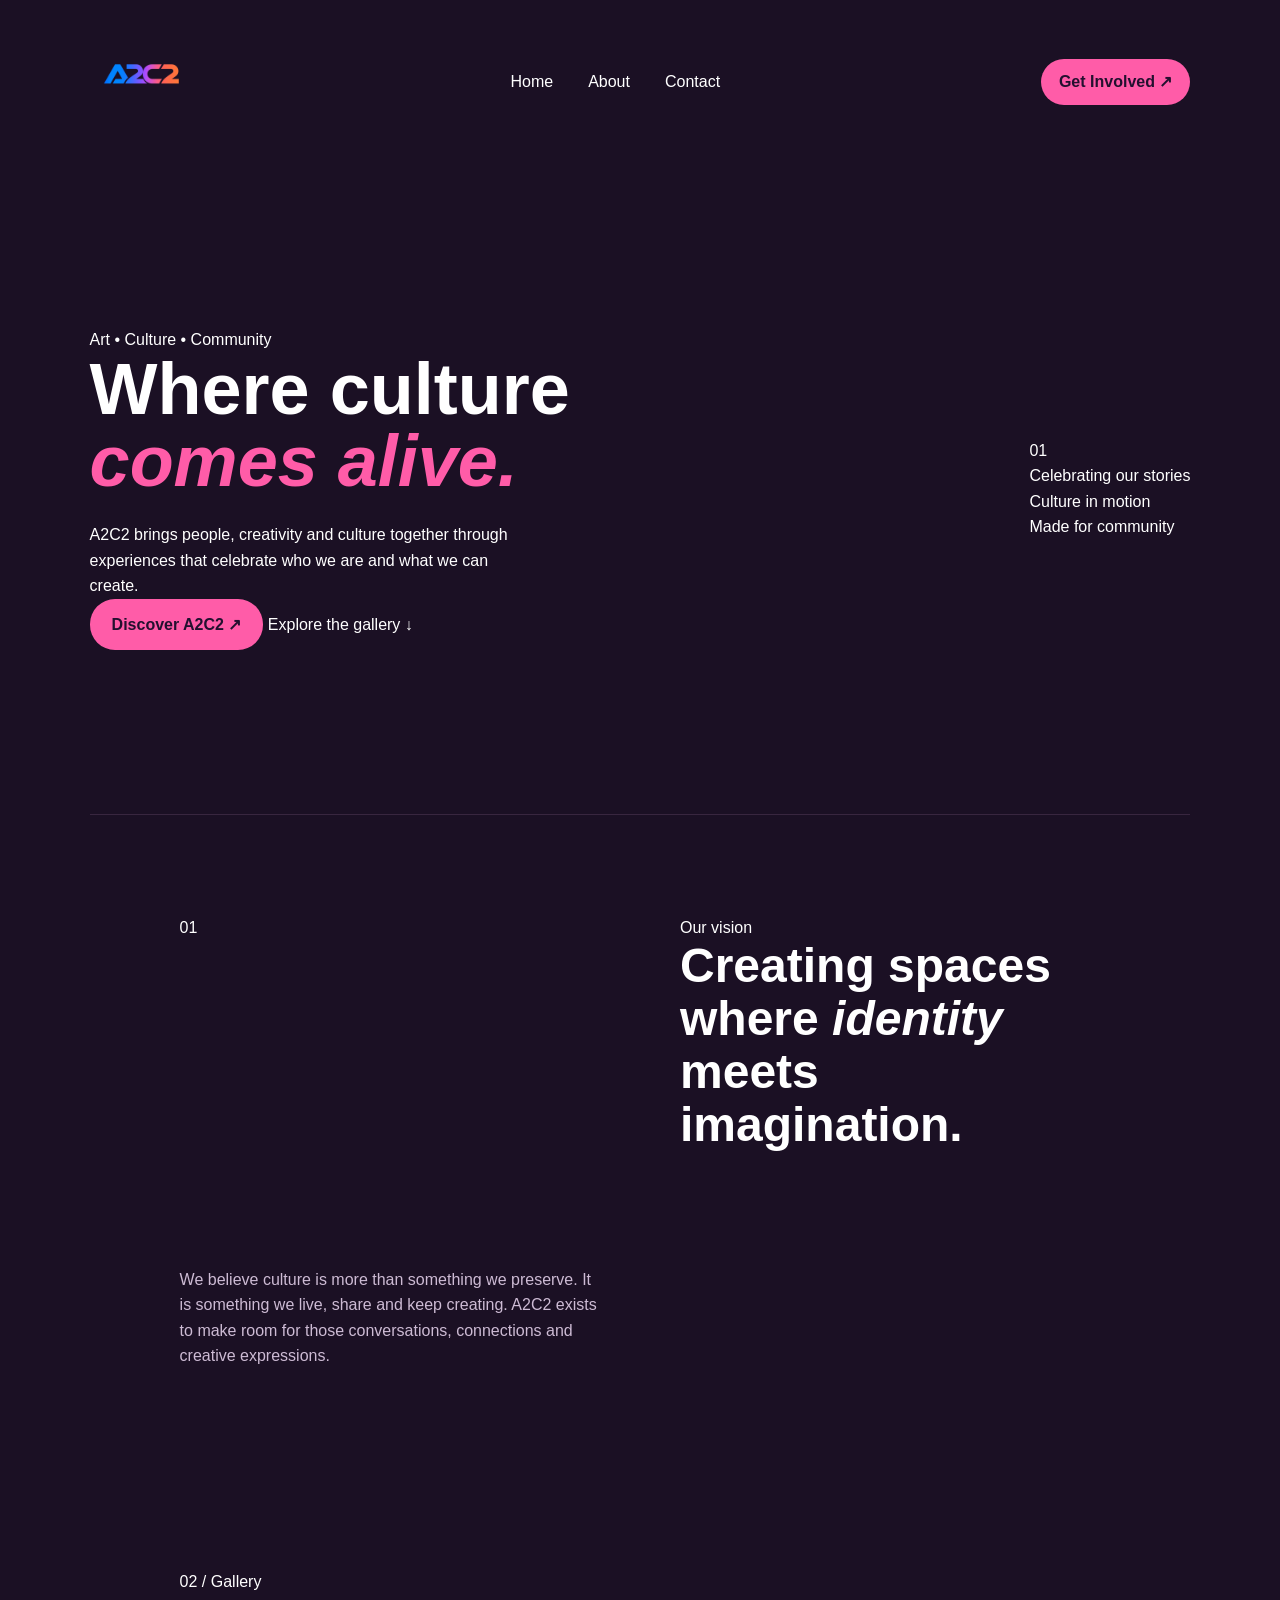
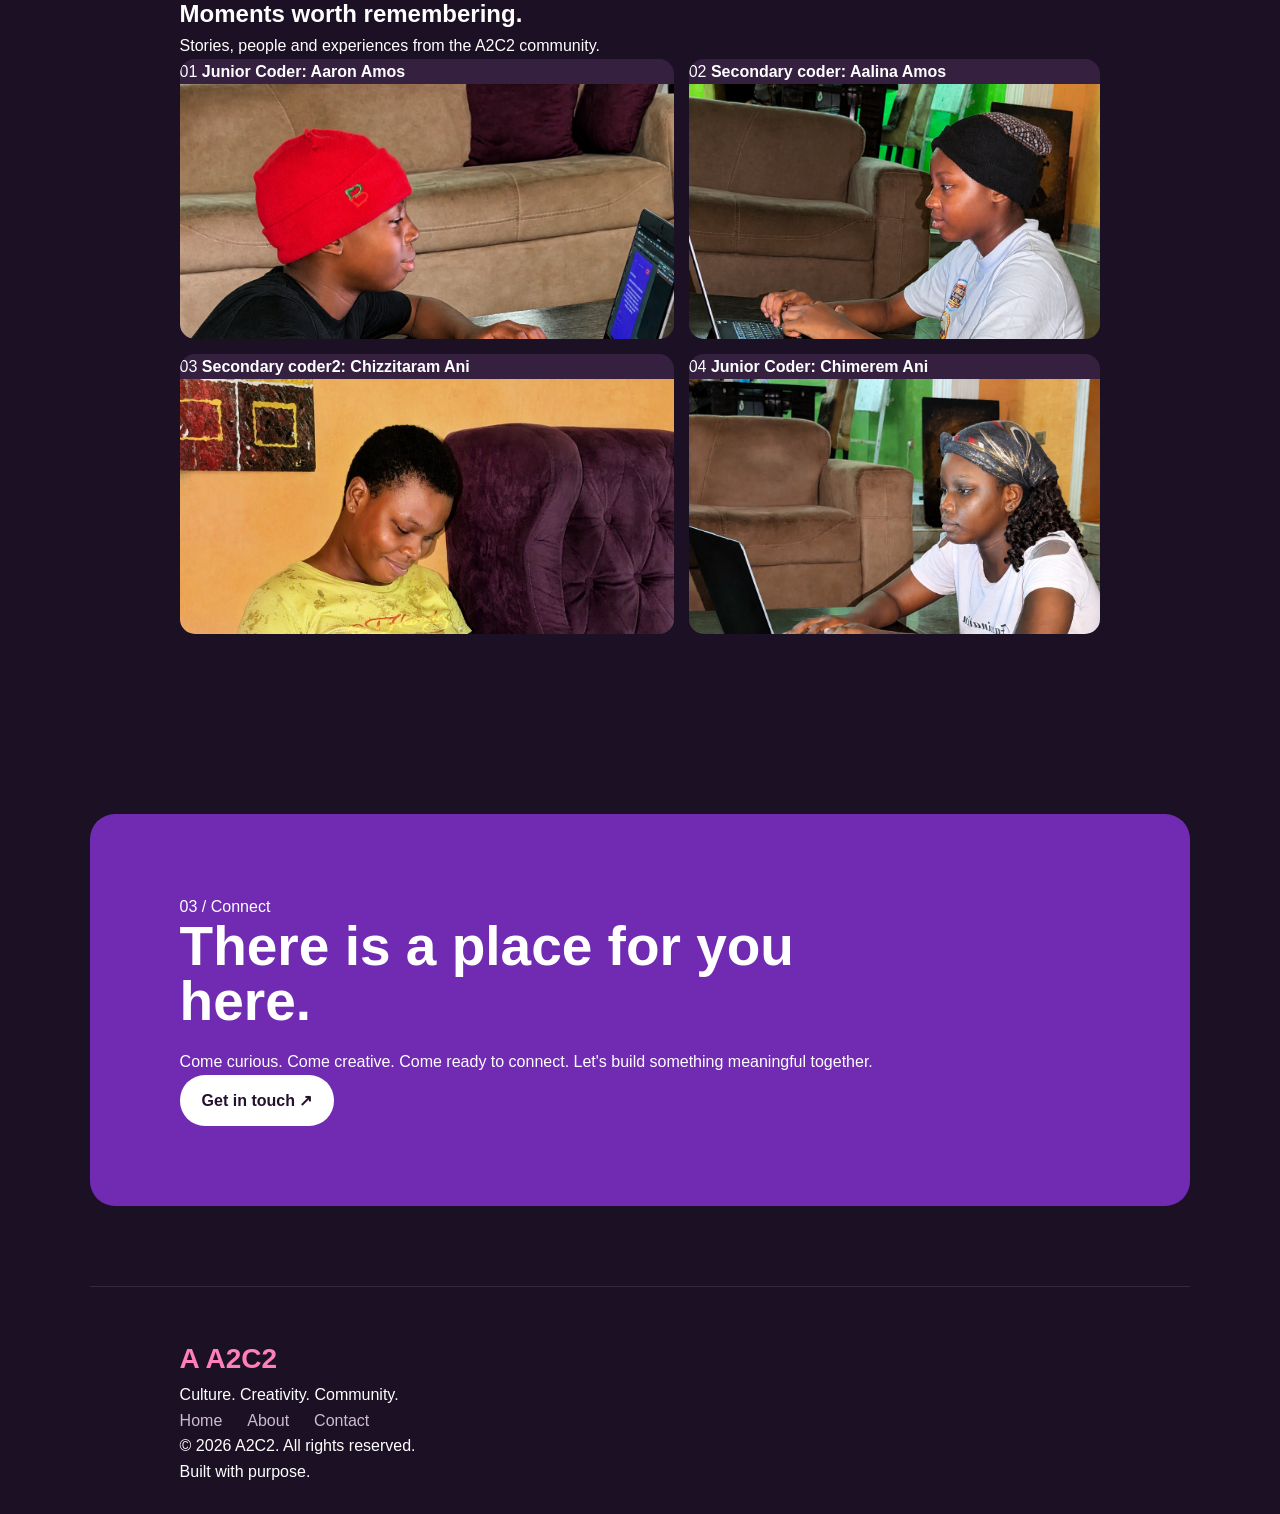
<file: index.html>
<!DOCTYPE html>
<html lang="en">
<head>
  <meta charset="UTF-8">
  <meta name="viewport" content="width=device-width, initial-scale=1.0">
  <title>A2C2 | Home</title>
  <link rel="stylesheet" href="/css/style.css">
</head>

<body>

  <header class="site-header">
    <nav class="navbar">
      <a href="index.html" class="logo">
        <img src="/img/a2c2-logo.png" alt="a2c2" height="100" width="100" class="">
      </a>

      <div class="nav-links">
        <a href="index.html" class="active">Home</a>
        <a href="about.html">About</a>
        <a href="contacts.html">Contact</a>
      </div>

      <a href="contacts.html" class="nav-button">
        Get Involved <span>↗</span>
      </a>
    </nav>
  </header>

  <main>

    <section class="hero">
      <div class="hero-copy">
        <span class="tag">Art • Culture • Community</span>

        <h1>
          Where culture
          <span>comes alive.</span>
        </h1>

        <p class="hero-text">
          A2C2 brings people, creativity and culture together through
          experiences that celebrate who we are and what we can create.
        </p>

        <div class="hero-actions">
          <a href="about.html" class="primary-button">
            Discover A2C2 <span>↗</span>
          </a>

          <a href="#gallery" class="text-button">
            Explore the gallery <span>↓</span>
          </a>
        </div>
      </div>

      <div class="hero-visual">
        <div class="hero-orb orb-one"></div>
        <div class="hero-orb orb-two"></div>

        <div class="hero-card hero-card-main">
          <div class="card-image image-one"></div>

          <div class="card-caption">
            <span>01</span>
            <p>Celebrating our stories</p>
          </div>
        </div>

        <div class="hero-card hero-card-small">
          <div class="card-image image-two"></div>
          <span>Culture in motion</span>
        </div>

        <div class="floating-label">
          <span class="label-dot"></span>
          <span>Made for community</span>
        </div>
      </div>
    </section>

    <section class="intro">
      <div class="intro-number">01</div>

      <div class="intro-content">
        <span class="section-label">Our vision</span>

        <h2>
          Creating spaces where
          <em>identity</em> meets imagination.
        </h2>
      </div>

      <p>
        We believe culture is more than something we preserve.
        It is something we live, share and keep creating. A2C2 exists
        to make room for those conversations, connections and creative
        expressions.
      </p>
    </section>

    <section class="gallery-section" id="gallery">

      <div class="section-top">
        <div>
          <span class="section-label">02 / Gallery</span>

          <h2>
            Moments worth remembering.
          </h2>
        </div>

        <p>
          Stories, people and experiences from the A2C2 community.
        </p>
      </div>

      <div class="gallery">

        <div class="gallery-item gallery-large">
          <div class="gallery-image gallery-image-one"></div>

          <div class="gallery-overlay">
            <span>01</span>
            <strong>Junior Coder: Aaron Amos</strong>
            <img src="/img/aaro.png" alt="Aaro" class="gallery-portrait">
          </div>
        </div>

        <div class="gallery-item">
          <div class="gallery-image gallery-image-two"></div>

          <div class="gallery-overlay">
            <span>02</span>
            <strong>Secondary coder: Aalina Amos</strong>
            <img src="/img/alie.png" alt="Alie" class="gallery-portrait">
          </div>
        </div>

        <div class="gallery-item">
          <div class="gallery-image gallery-image-three"></div>

          <div class="gallery-overlay">
            <span>03</span>
            <strong>Secondary coder2: Chizzitaram Ani</strong>
            <img src="/img/cheeze.png" alt="Cheeze" class="gallery-portrait">
          </div>
        </div>

        <div class="gallery-item gallery-wide">
          <div class="gallery-image gallery-image-four"></div>

          <div class="gallery-overlay">
            <span>04</span>
            <strong>Junior Coder: Chimerem Ani</strong>
            <img src="/img/chime.png" alt="Chime" class="gallery-portrait">
          </div>
        </div>

      </div>
    </section>

    <section class="cta">
      <div class="cta-glow"></div>

      <div class="cta-content">
        <span class="section-label">03 / Connect</span>

        <h2>
          There is a place for you here.
        </h2>

        <p>
          Come curious. Come creative. Come ready to connect.
          Let's build something meaningful together.
        </p>

        <a href="contacts.html" class="primary-button light-button">
          Get in touch <span>↗</span>
        </a>
      </div>
    </section>

  </main>

  <footer class="footer">

    <div class="footer-main">

      <a href="index.html" class="logo">
        <span class="logo-mark">A</span>
        <span>A2C2</span>
      </a>

      <p>
        Culture. Creativity. Community.
      </p>

      <div class="footer-links">
        <a href="index.html">Home</a>
        <a href="about.html">About</a>
        <a href="contacts.html">Contact</a>
      </div>

    </div>

    <div class="footer-bottom">
      <p>© 2026 A2C2. All rights reserved.</p>
      <p>Built with purpose.</p>
    </div>

  </footer>

</body>
</html>
</file>
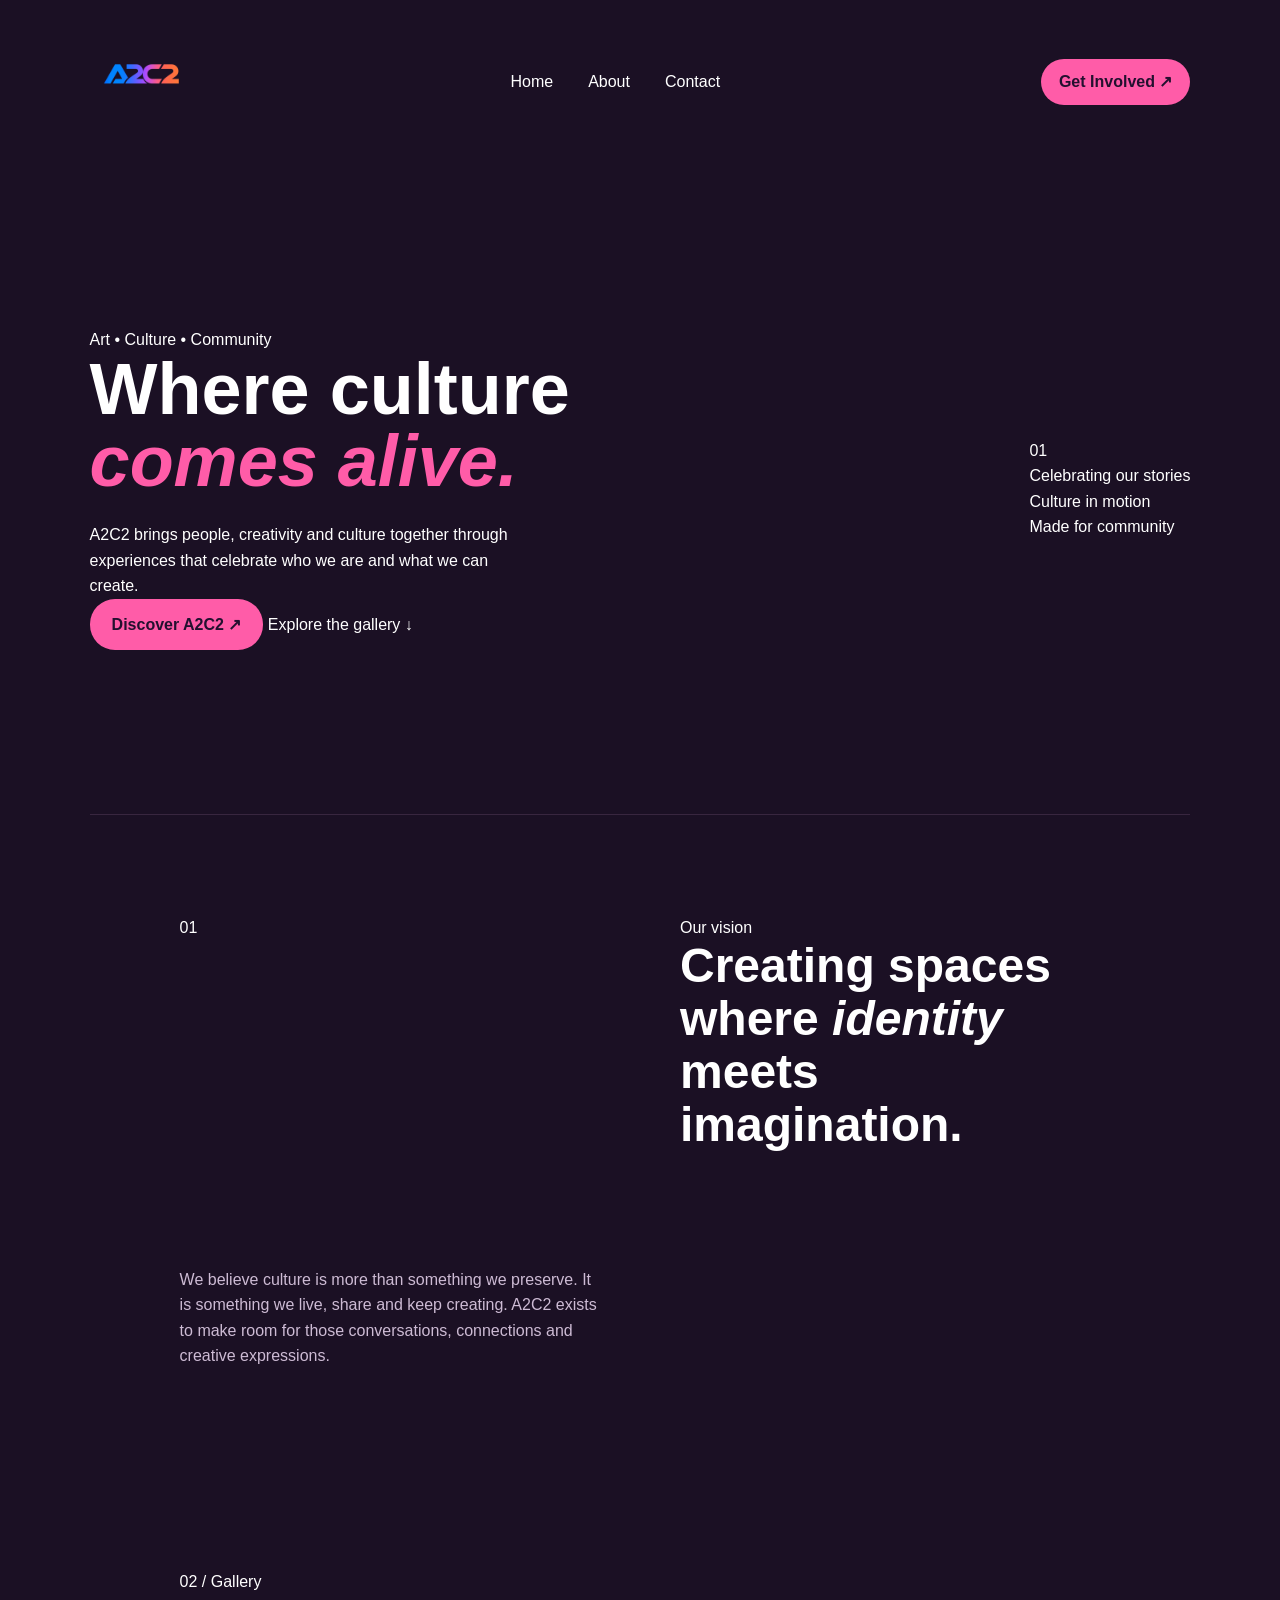
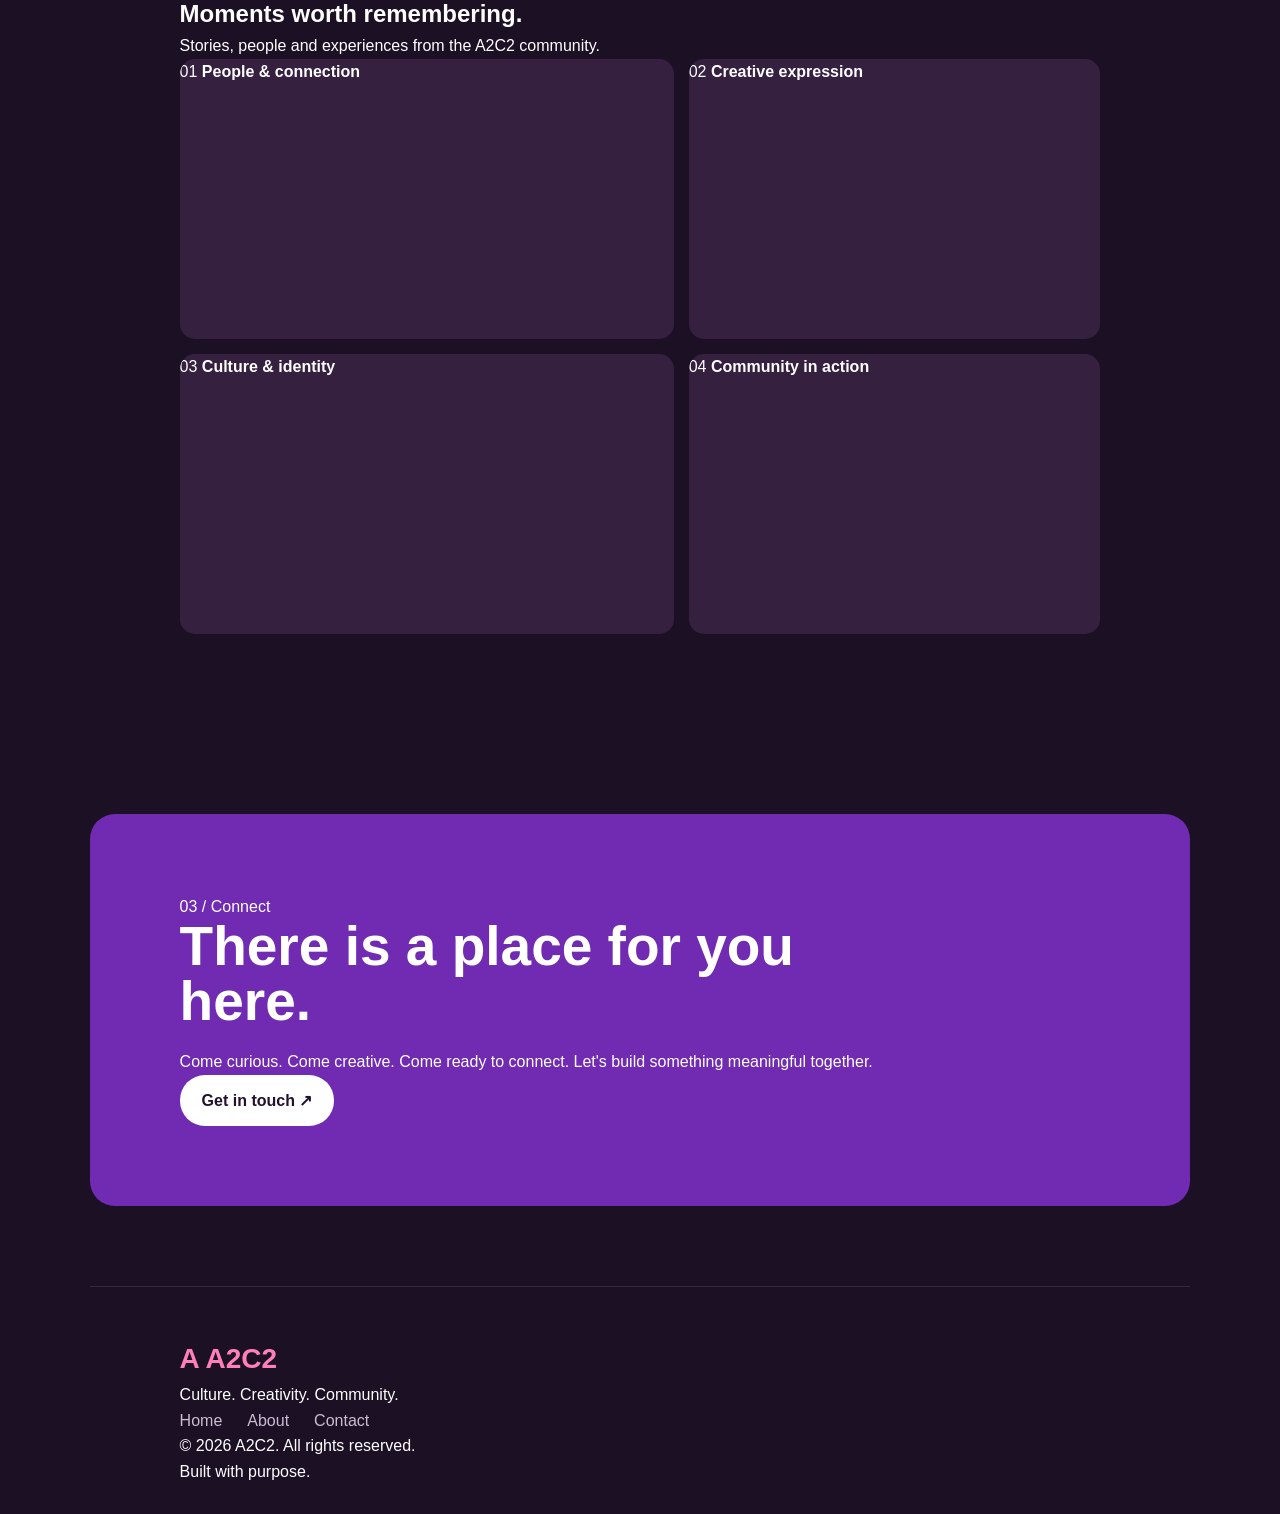
<file: img/index.html>
<!DOCTYPE html>
<html lang="en">
<head>
  <meta charset="UTF-8">
  <meta name="viewport" content="width=device-width, initial-scale=1.0">
  <title>A2C2 | Home</title>
  <link rel="stylesheet" href="/css/style.css">
</head>

<body>

  <header class="site-header">
    <nav class="navbar">
      <a href="index.html" class="logo">
        <img src="/img/a2c2-logo.png" alt="a2c2" height="100" width="100" class="">
      </a>

      <div class="nav-links">
        <a href="index.html" class="active">Home</a>
        <a href="about.html">About</a>
        <a href="contacts.html">Contact</a>
      </div>

      <a href="contacts.html" class="nav-button">
        Get Involved <span>↗</span>
      </a>
    </nav>
  </header>

  <main>

    <section class="hero">
      <div class="hero-copy">
        <span class="tag">Art • Culture • Community</span>

        <h1>
          Where culture
          <span>comes alive.</span>
        </h1>

        <p class="hero-text">
          A2C2 brings people, creativity and culture together through
          experiences that celebrate who we are and what we can create.
        </p>

        <div class="hero-actions">
          <a href="about.html" class="primary-button">
            Discover A2C2 <span>↗</span>
          </a>

          <a href="#gallery" class="text-button">
            Explore the gallery <span>↓</span>
          </a>
        </div>
      </div>

      <div class="hero-visual">
        <div class="hero-orb orb-one"></div>
        <div class="hero-orb orb-two"></div>

        <div class="hero-card hero-card-main">
          <div class="card-image image-one"></div>

          <div class="card-caption">
            <span>01</span>
            <p>Celebrating our stories</p>
          </div>
        </div>

        <div class="hero-card hero-card-small">
          <div class="card-image image-two"></div>
          <span>Culture in motion</span>
        </div>

        <div class="floating-label">
          <span class="label-dot"></span>
          <span>Made for community</span>
        </div>
      </div>
    </section>

    <section class="intro">
      <div class="intro-number">01</div>

      <div class="intro-content">
        <span class="section-label">Our vision</span>

        <h2>
          Creating spaces where
          <em>identity</em> meets imagination.
        </h2>
      </div>

      <p>
        We believe culture is more than something we preserve.
        It is something we live, share and keep creating. A2C2 exists
        to make room for those conversations, connections and creative
        expressions.
      </p>
    </section>

    <section class="gallery-section" id="gallery">

      <div class="section-top">
        <div>
          <span class="section-label">02 / Gallery</span>

          <h2>
            Moments worth remembering.
          </h2>
        </div>

        <p>
          Stories, people and experiences from the A2C2 community.
        </p>
      </div>

      <div class="gallery">

        <div class="gallery-item gallery-large">
          <div class="gallery-image gallery-image-one"></div>

          <div class="gallery-overlay">
            <span>01</span>
            <strong>People & connection</strong>
          </div>
        </div>

        <div class="gallery-item">
          <div class="gallery-image gallery-image-two"></div>

          <div class="gallery-overlay">
            <span>02</span>
            <strong>Creative expression</strong>
          </div>
        </div>

        <div class="gallery-item">
          <div class="gallery-image gallery-image-three"></div>

          <div class="gallery-overlay">
            <span>03</span>
            <strong>Culture & identity</strong>
          </div>
        </div>

        <div class="gallery-item gallery-wide">
          <div class="gallery-image gallery-image-four"></div>

          <div class="gallery-overlay">
            <span>04</span>
            <strong>Community in action</strong>
          </div>
        </div>

      </div>
    </section>

    <section class="cta">
      <div class="cta-glow"></div>

      <div class="cta-content">
        <span class="section-label">03 / Connect</span>

        <h2>
          There is a place for you here.
        </h2>

        <p>
          Come curious. Come creative. Come ready to connect.
          Let's build something meaningful together.
        </p>

        <a href="contacts.html" class="primary-button light-button">
          Get in touch <span>↗</span>
        </a>
      </div>
    </section>

  </main>

  <footer class="footer">

    <div class="footer-main">

      <a href="index.html" class="logo">
        <span class="logo-mark">A</span>
        <span>A2C2</span>
      </a>

      <p>
        Culture. Creativity. Community.
      </p>

      <div class="footer-links">
        <a href="index.html">Home</a>
        <a href="about.html">About</a>
        <a href="contacts.html">Contact</a>
      </div>

    </div>

    <div class="footer-bottom">
      <p>© 2026 A2C2. All rights reserved.</p>
      <p>Built with purpose.</p>
    </div>

  </footer>

</body>
</html>
</file>
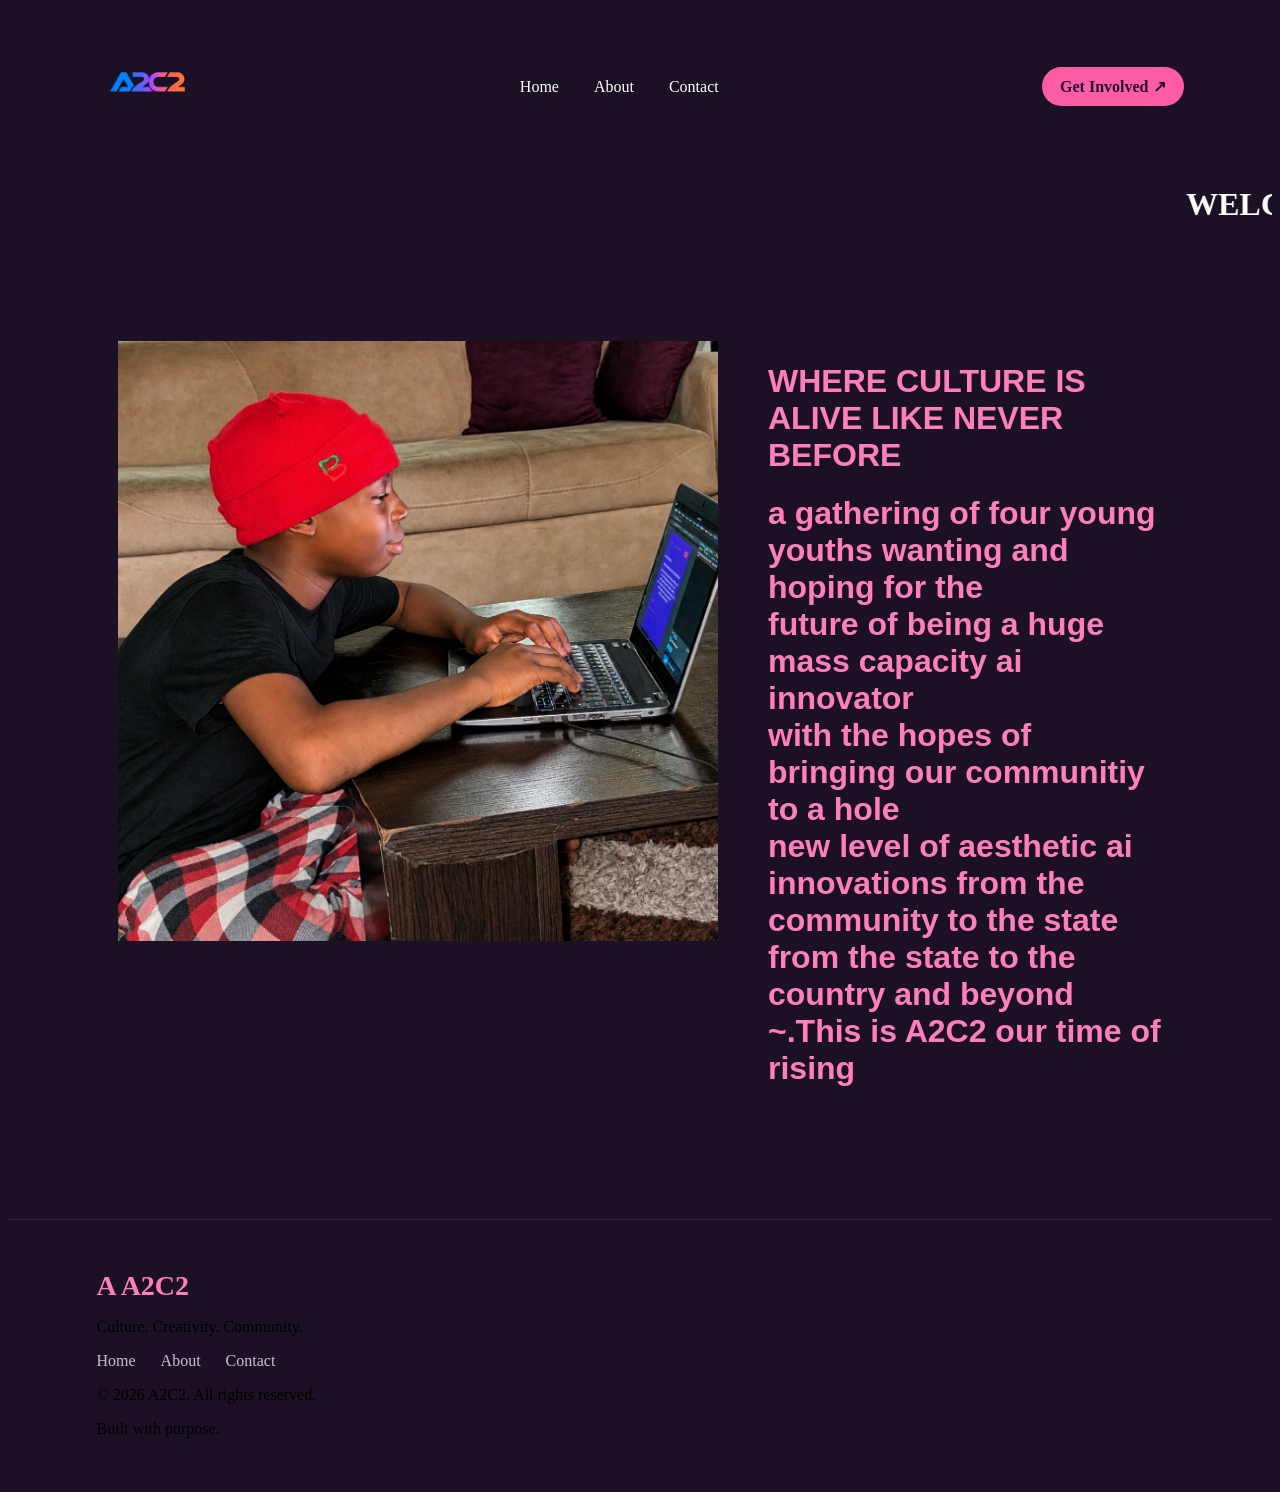
<file: about.html>
<!DOCTYPE html>
<html lang="en">
<head>
    <meta charset="UTF-8">
    <meta name="viewport" content="width=device-width, initial-scale=1.0">
    <title>A2C2| about</title>
    <link href="/css/about.css" rel="stylesheet">
</head>

<body>
   <header class="site-header">
    <nav class="navbar">
      <a href="index.html" class="logo">
        <img src="/img/a2c2-logo.png" alt="a2c2" height="100" width="100" class="">
      </a>

      <div class="nav-links">
        <a href="index.html" class="active">Home</a>
        <a href="about.html">About</a>
        <a href="contacts.html">Contact</a>
      </div>

      <a href="contacts.html" class="nav-button">
        Get Involved <span>↗</span>
      </a>
    </nav>
  </header>

<div>
  <h1><marquee behavior="" direction="">WELCOME TO A2C2</marquee></h1>
  <div class="about">
    <div class="">
      <img src="/img/aaro.png" alt="Aaro" class="aaron">
    </div>
     
    <div class="">
      <h1>WHERE CULTURE IS ALIVE LIKE NEVER BEFORE</h1>
      <h1>a gathering of four young youths wanting and hoping for the<br> future of being a huge mass capacity ai innovator<br> with the hopes of bringing our communitiy to a hole<br> new level of aesthetic ai innovations from the community to the state from the state to the country and beyond<br>~.This is A2C2 our time of rising</h1>
    </div>
  </div>
</div>

<footer class="footer">

    <div class="footer-main">

      <a href="index.html" class="logo">
        <span class="logo-mark">A</span>
        <span>A2C2</span>
      </a>

      <p>
        Culture. Creativity. Community.
      </p>

      <div class="footer-links">
        <a href="index.html">Home</a>
        <a href="about.html">About</a>
        <a href="contacts.html">Contact</a>
      </div>

    </div>

    <div class="footer-bottom">
      <p>© 2026 A2C2. All rights reserved.</p>
      <p>Built with purpose.</p>
    </div>

  </footer>

   







    
</body>
</html>
</file>
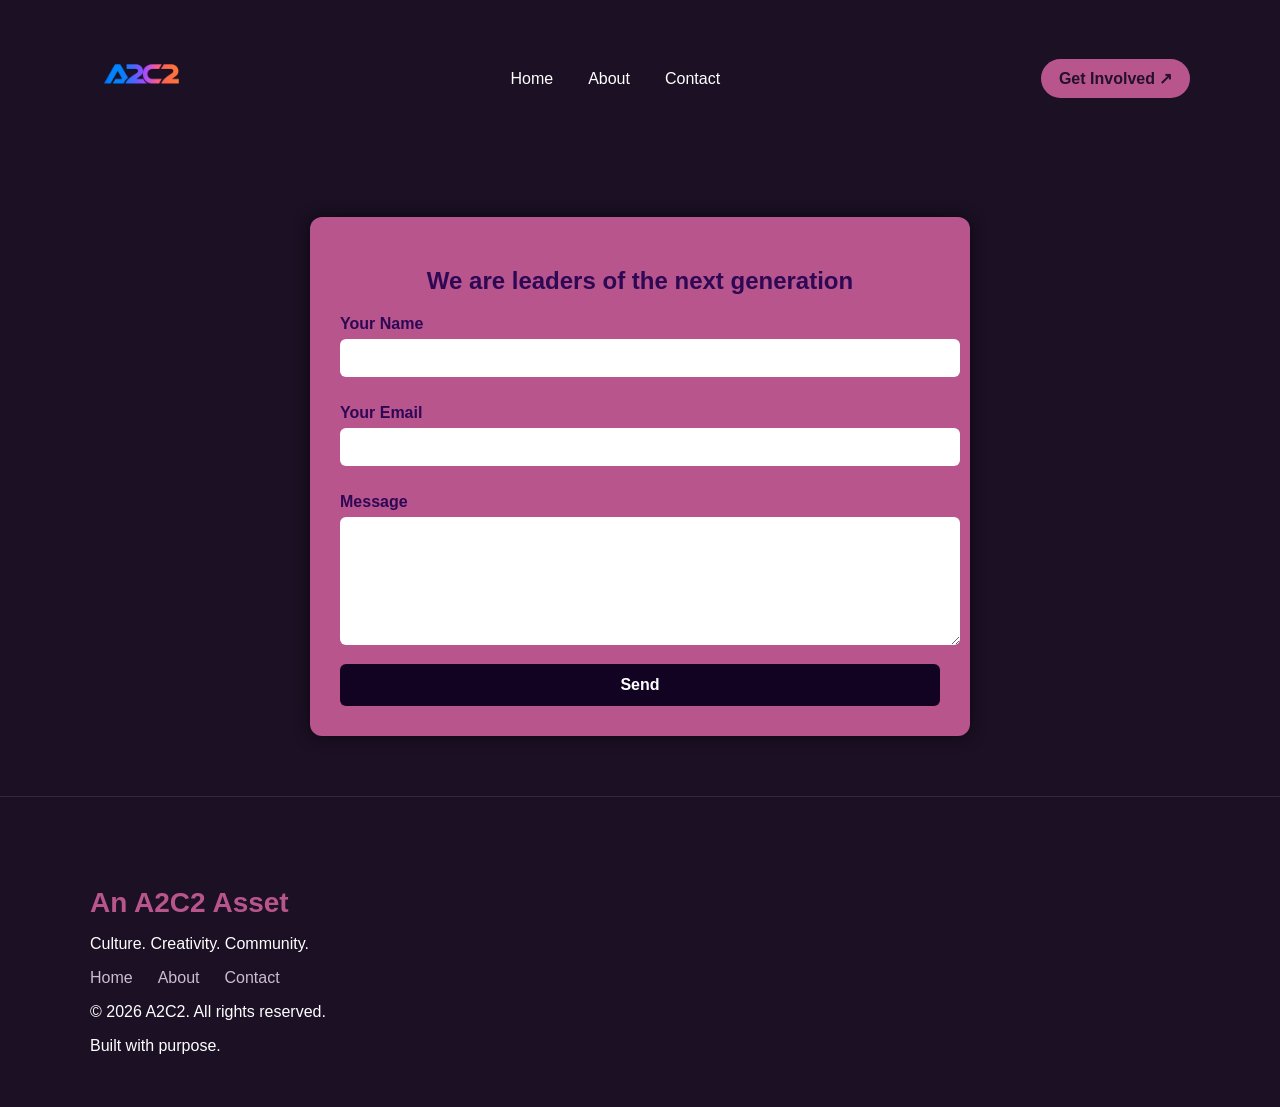
<file: contacts.html>
<!DOCTYPE html>
<html lang="en">
<head>
  <meta charset="UTF-8">
  <title>A2C2 Contacts</title>
  <link href="/css/contacts.css" rel="stylesheet">
</head>
<body>
  <header class="site-header">
    <nav class="navbar">
      <a href="index.html" class="logo">
        <img src="/img/a2c2-logo.png" alt="a2c2" height="100" width="100" class="">
      </a>

      <div class="nav-links">
        <a href="index.html" class="active">Home</a>
        <a href="about.html">About</a>
        <a href="contacts.html">Contact</a>
      </div>

      <a href="contacts.html" class="nav-button">
        Get Involved <span>↗</span>
      </a>
    </nav>
  </header>

  <!-- Contact Form -->
  <div class="contact-form">
    <h2>We are leaders of the next generation</h2>
    <form action="mailto:grantedbychoice@gmail.com" method="post" enctype="text/plain">
      <label for="name">Your Name</label>
      <input type="text" id="name" name="name" required>

      <label for="email">Your Email</label>
      <input type="email" id="email" name="email" required>

      <label for="message">Message</label>
      <textarea id="message" name="message" rows="6" required></textarea>

      <button type="submit">Send</button>
    </form>
  </div>

  <footer class="footer">

    <div class="footer-main">

      <a href="index.html" class="logo">
        <span class="logo-mark">An</span>
        <span>A2C2 Asset</span>
      </a>

      <p>
        Culture. Creativity. Community.
      </p>

      <div class="footer-links">
        <a href="index.html">Home</a>
        <a href="about.html">About</a>
        <a href="contacts.html">Contact</a>
      </div>

    </div>

    <div class="footer-bottom">
      <p>© 2026 A2C2. All rights reserved.</p>
      <p>Built with purpose.</p>
    </div>

  </footer>
</body>
</html>
</file>
<file: css/style.css>
* {
  margin: 0;
  padding: 0;
  box-sizing: border-box;
}

body {
  font-family: Arial, sans-serif;
  background-color: #1b1024;
  color: white;
  line-height: 1.6;
}

a {
  text-decoration: none;
  color: white;
}

header {
  padding: 25px 7%;
}

.navbar {
  display: flex;
  align-items: center;
  justify-content: space-between;
}

.logo {
  font-size: 28px;
  font-weight: bold;
  color: #ff7fba;
}

.nav-links {
  display: flex;
  gap: 35px;
}

.nav-links a:hover {
  color: #ff7fba;
}

.nav-button {
  background-color: #ff5ca8;
  color: #24102f;
  padding: 10px 18px;
  border-radius: 25px;
  font-weight: bold;
}

.hero {
  min-height: 650px;
  padding: 80px 7%;
  display: flex;
  align-items: center;
  justify-content: space-between;
  gap: 60px;
}

.hero-text {
  width: 50%;
}

.small-title {
  color: #ff8fc5;
  font-size: 12px;
  font-weight: bold;
  letter-spacing: 2px;
  margin-bottom: 15px;
}

.hero h1 {
  font-size: 72px;
  line-height: 1;
  margin-bottom: 25px;
}

.hero h1 span {
  display: block;
  color: #ff5ca8;
  font-style: italic;
}

.hero-text > p {
  color: #cdbbd4;
  max-width: 500px;
}

.buttons {
  display: flex;
  gap: 15px;
  margin-top: 30px;
}

.primary-button {
  display: inline-block;
  background-color: #ff5ca8;
  color: #24102f;
  padding: 13px 22px;
  border-radius: 25px;
  font-weight: bold;
}

.secondary-button {
  display: inline-block;
  border: 1px solid #8e5aa9;
  padding: 13px 22px;
  border-radius: 25px;
}

.secondary-button:hover {
  background-color: #8e5aa9;
}

.hero-image {
  width: 42%;
  height: 500px;
}

.hero-image img {
  width: 100%;
  height: 100%;
  object-fit: cover;
  border-radius: 180px 180px 20px 20px;
}

.intro {
  max-width: 1100px;
  margin: 0 auto;
  padding: 100px 7%;
  border-top: 1px solid #38263f;
  display: grid;
  grid-template-columns: 1fr 1fr;
  gap: 80px;
}

.intro h2 {
  font-size: 48px;
  line-height: 1.1;
}

.intro h2 span {
  color: #ff5ca8;
  font-style: italic;
}

.intro > p {
  color: #cdbbd4;
  padding-top: 35px;
}

.gallery-section {
  max-width: 1100px;
  margin: 0 auto;
  padding: 100px 7%;
}

.section-heading {
  display: flex;
  justify-content: space-between;
  align-items: end;
  gap: 40px;
  margin-bottom: 40px;
}

.section-heading h2 {
  font-size: 48px;
  line-height: 1.1;
}

.section-heading > p {
  max-width: 280px;
  color: #cdbbd4;
}

.gallery {
  display: grid;
  grid-template-columns: 1.2fr 1fr;
  grid-template-rows: 280px 280px;
  gap: 15px;
}

.gallery-item {
  position: relative;
  overflow: hidden;
  border-radius: 15px;
  background-color: #352040;
}

.gallery-item.large {
  grid-row: span 2;
}

.gallery-item img {
  width: 100%;
  height: 100%;
  object-fit: cover;
}

.gallery-item h3 {
  position: absolute;
  left: 20px;
  bottom: 15px;
  font-size: 16px;
}

.cta {
  max-width: 1100px;
  margin: 80px auto;
  padding: 80px 7%;
  background-color: #702bb2;
  border-radius: 25px;
}

.cta h2 {
  font-size: 55px;
  line-height: 1;
  max-width: 650px;
  margin-bottom: 20px;
}

.cta > p:not(.small-title) {
  color: #ead8f0;
  max-width: 500px;
  margin-bottom: 30px;
}

.cta .primary-button {
  background-color: white;
}

footer {
  max-width: 1100px;
  margin: 0 auto;
  padding: 50px 7% 30px;
  border-top: 1px solid #38263f;
}

.footer-content {
  display: flex;
  justify-content: space-between;
  align-items: center;
}

.footer-content p {
  color: #a994b0;
  font-size: 13px;
  margin-top: 5px;
}

.footer-links {
  display: flex;
  gap: 25px;
}

.footer-links a {
  color: #cdbbd4;
}

.footer-links a:hover {
  color: #ff5ca8;
}

.copyright {
  color: #76627d;
  font-size: 11px;
  margin-top: 40px;
  padding-top: 20px;
  border-top: 1px solid #38263f;
}

@media (max-width: 390px) {

  .nav-button {
    display: none;
  }

  .nav-links {
    gap: 20px;
  }

  .hero {
    flex-direction: column;
    padding-top: 50px;
  }

  .hero-text {
    width: 100%;
  }

  .hero h1 {
    font-size: 55px;
  }

  .hero-image {
    width: 80%;
    height: 400px;
  }

  .intro {
    grid-template-columns: 1fr;
    gap: 20px;
  }

  .intro h2 {
    font-size: 40px;
  }

  .section-heading {
    display: block;
  }

  .section-heading > p {
    margin-top: 20px;
  }

  .gallery {
    grid-template-columns: 1fr;
    grid-template-rows: 350px 250px 250px 250px;
  }

  .gallery-item.large {
    grid-row: auto;
  }

  .cta h2 {
    font-size: 42px;
  }

  .footer-content {
    flex-direction: column;
    align-items: flex-start;
    gap: 30px;
  }
}

@media (max-width: 500px) {

  header {
    padding: 20px 5%;
  }

  .nav-links {
    gap: 15px;
    font-size: 13px;
  }

  .hero {
    padding: 40px 5%;
  }

  .hero h1 {
    font-size: 45px;
  }

  .hero-image {
    width: 100%;
    height: 350px;
  }

  .intro,
  .gallery-section {
    padding: 70px 5%;
  }

  .intro h2,
  .section-heading h2 {
    font-size: 35px;
  }

  .buttons {
    flex-direction: column;
    align-items: flex-start;
  }

  .cta {
    margin: 50px 5%;
    padding: 60px 8%;
  }

  .cta h2 {
    font-size: 38px;
  }
}
</file>
<file: css/about.css>
body{
    background-color: #1b1024;
    
}
h1{
    color: #ff7fba;
}
marquee{
    color: white;
}
a {
  text-decoration: none;
  color: white;
}

header {
  padding: 25px 7%;
}

.navbar {
  display: flex;
  align-items: center;
  justify-content: space-between;
}

.logo {
  font-size: 28px;
  font-weight: bold;
  color: #ff7fba;
}

.nav-links {
  display: flex;
  gap: 35px;
}

.nav-links a:hover {
  color: #ff7fba;
}

.nav-button {
  background-color: #ff5ca8;
  color: #24102f;
  padding: 10px 18px;
  border-radius: 25px;
  font-weight: bold;
}
footer {
  max-width: 1100px;
  margin: 0 auto;
  padding: 50px 7% 30px;
  border-top: 1px solid #38263f;
}

.footer-content {
  display: flex;
  justify-content: space-between;
  align-items: center;
}

.footer-content p {
  color: #a994b0;
  font-size: 13px;
  margin-top: 5px;
}

.footer-links {
  display: flex;
  gap: 25px;
}

.footer-links a {
  color: #cdbbd4;
}

.footer-links a:hover {
  color: #ff5ca8;
}

.copyright {
  color: white;
  font-size: 11px;
  margin-top: 40px;
  padding-top: 20px;
  border-top: 1px solid #38263f;
}

.about{
  display: grid;
  grid-template-columns: auto auto;
  font-family: Arial, Helvetica, sans-serif;
  margin:110px;
  gap: 50px;
  

}
.aaron {
  height: 600px;
  width: 600px;
}

@media (max-width: 700px) {
.about{
  display:flex;
  flex-direction: column;
}
.aaron {
  width: 100%;
  min-height: 300px;
  object-fit: cover;
  margin: 0px;
  padding: 0px;
}
}
</file>
<file: css/contacts.css>
body {
      margin: 0;
      font-family: Arial, sans-serif;
      background-color: #1b1024; /* Dark purple */
      color: white;
    }

    a {
  text-decoration: none;
  color: white;
}

header {
  padding: 25px 7%;
}

.navbar {
  display: flex;
  align-items: center;
  justify-content: space-between;
}

.logo {
  font-size: 28px;
  font-weight: bold;
  color: #b8558d;
}

.nav-links {
  display: flex;
  gap: 35px;
}

.nav-links a:hover {
  color: #b8558d;
}

.nav-button {
  background-color: #b8558d;
  color: #24102f;
  padding: 10px 18px;
  border-radius: 25px;
  font-weight: bold;
}

    /* Contact form styling */
    .contact-form {
      background-color: #b8558d; /* Pink */
      padding: 30px;
      margin: 60px auto;
      width: 600px; /* Wider form for desktop */
      border-radius: 12px;
      box-shadow: 0 0 15px rgba(0,0,0,0.6);
    }

    .contact-form h2 {
      text-align: center;
      color: #2e0854;
      font-size: 24px;
    }

    .contact-form label {
      display: block;
      margin: 12px 0 6px;
      color: #2e0854;
      font-weight: bold;
    }

    .contact-form input, .contact-form textarea {
      width: 100%;
      padding: 10px;
      border: none;
      border-radius: 6px;
      margin-bottom: 15px;
      font-size: 16px;
    }

    .contact-form button {
      width: 100%;
      padding: 12px;
      background-color: #130323;
      color: white;
      border: none;
      border-radius: 6px;
      font-weight: bold;
      font-size: 16px;
      cursor: pointer;
    }

    .contact-form button:hover {
      background-color: #1a0033;
    }
  
  .footer {
    max-width: 1100px;
    margin: 0 auto;
    padding: 90px 7% 30px;
    border-top: 1px solid #38263f;
  }

.footer-content {
  display: flex;
  justify-content: space-between;
  align-items: center;
}

.footer-content p {
  color: #a994b0;
  font-size: 13px;
  margin-top: 5px;
}

.footer-links {
  display: flex;
  gap: 25px;
}

.footer-links a {
  color: #cdbbd4;
}

.footer-links a:hover {
  color: #ff5ca8;
}
</file>
